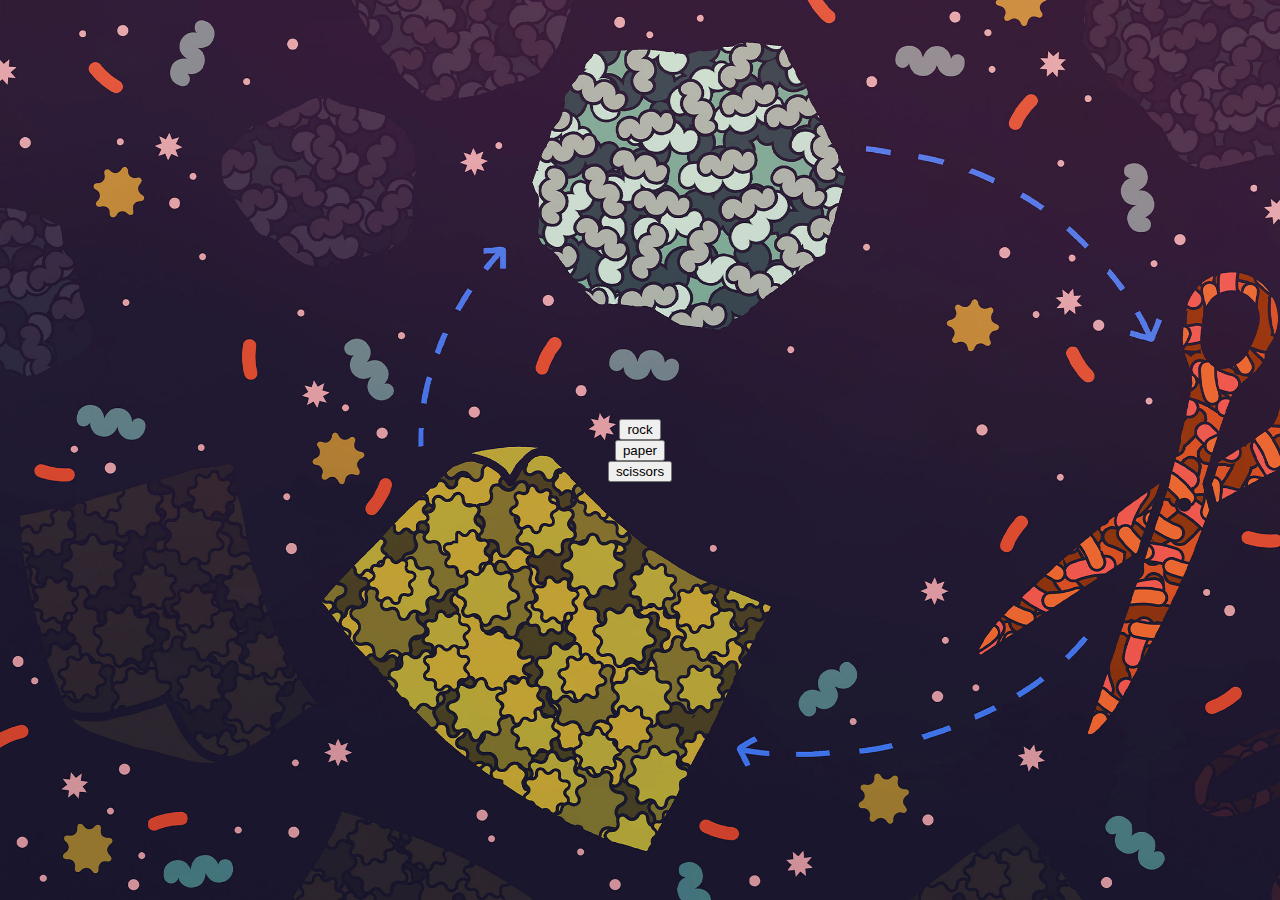
<file: index.html>
<!DOCTYPE html>
<html lang="en">
<head>
  <meta charset="UTF-8">
  <meta name="viewport" content="width=device-width, initial-scale=1.0">
  <title>Rock Paper Scissors</title>
  <script src="rock-paper-scissors.js"></script>
</head>
<body style="background-image: url('RockPaperScissor-2880x1620_Lede.jpg'); background-size: cover; margin: 0; display: flex; flex-direction: column; justify-content: center; align-items: center; height: 100vh;">
  <button id="rock">
    rock
  </button>
  <button id="paper">
    paper
  </button>
  <button id="scissors">
    scissors
  </button>
</body>
</html>
</file>
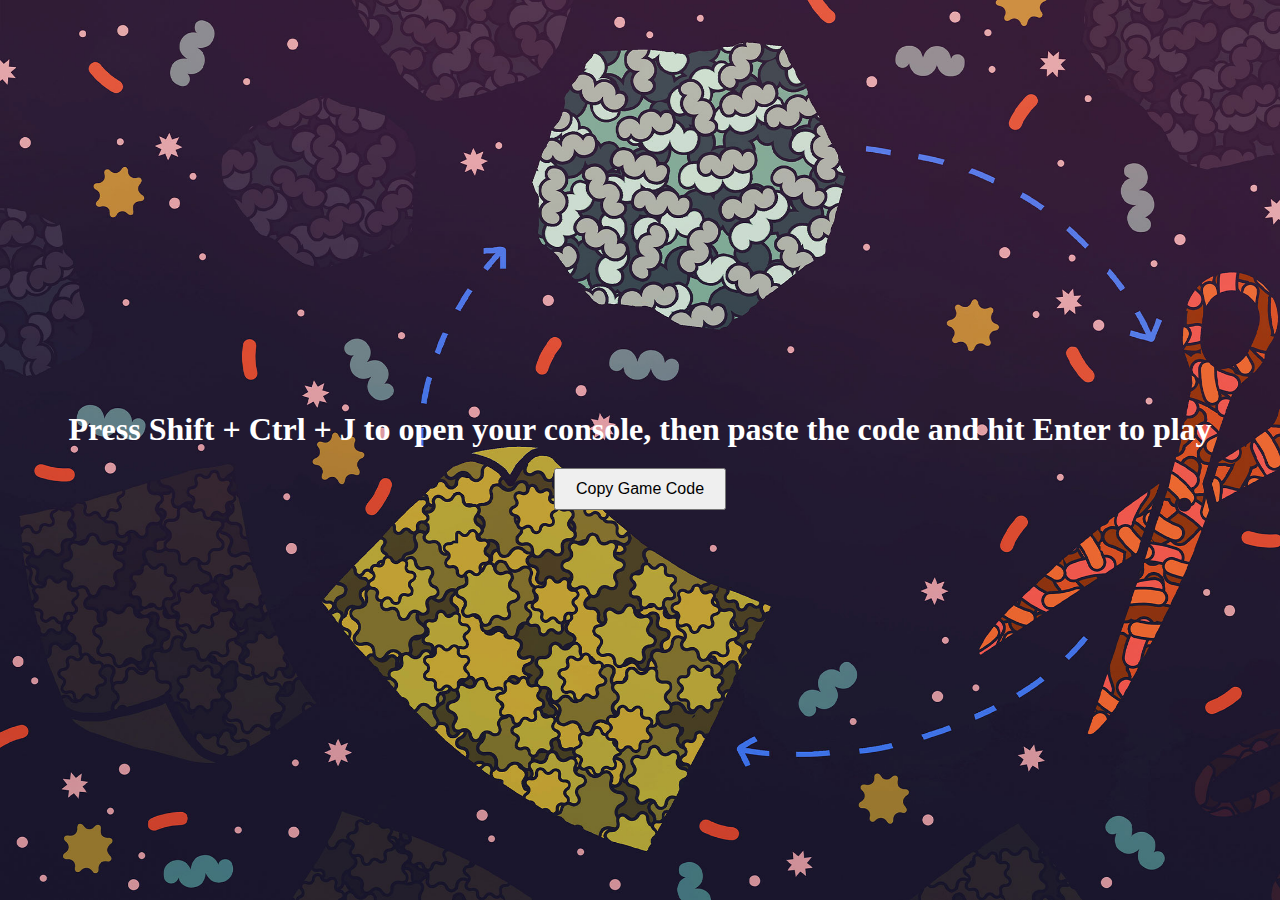
<file: rock-paper-scissors.html>
<!DOCTYPE html>
<html lang="en">
<head>
  <meta charset="UTF-8">
  <meta name="viewport" content="width=device-width, initial-scale=1.0">
  <title>Rock Paper Scissors</title>
  <!-- Removed the <script src> so it doesn't run -->
</head>
<body style="background-image: url('RockPaperScissor-2880x1620_Lede.jpg'); background-size: cover; margin: 0; display: flex; flex-direction: column; justify-content: center; align-items: center; height: 100vh;">
  <h1 style="text-align: center; color: white; margin-bottom: 20px;">
    Press <b>Shift + Ctrl + J</b> to open your console, then paste the code and hit Enter to play
  </h1>

    <button id="copyButton" style="padding: 10px 20px; font-size: 16px; cursor: pointer;">
    Copy Game Code
  </button>
</body>

<script>
  const copyButton = document.getElementById('copyButton');

  copyButton.addEventListener('click', async () => {
    try {
      // Fetch the JS file instead of running it
      const response = await fetch('rock-paper-scissors.js');
      const jsCode = await response.text();

      // Copy content to clipboard
      await navigator.clipboard.writeText(jsCode);
      alert('Game code copied to clipboard!');
    } catch (err) {
      console.error('Failed to copy text: ', err);
      alert('Error copying code');
    }
  });
</script>
</html>
</file>
